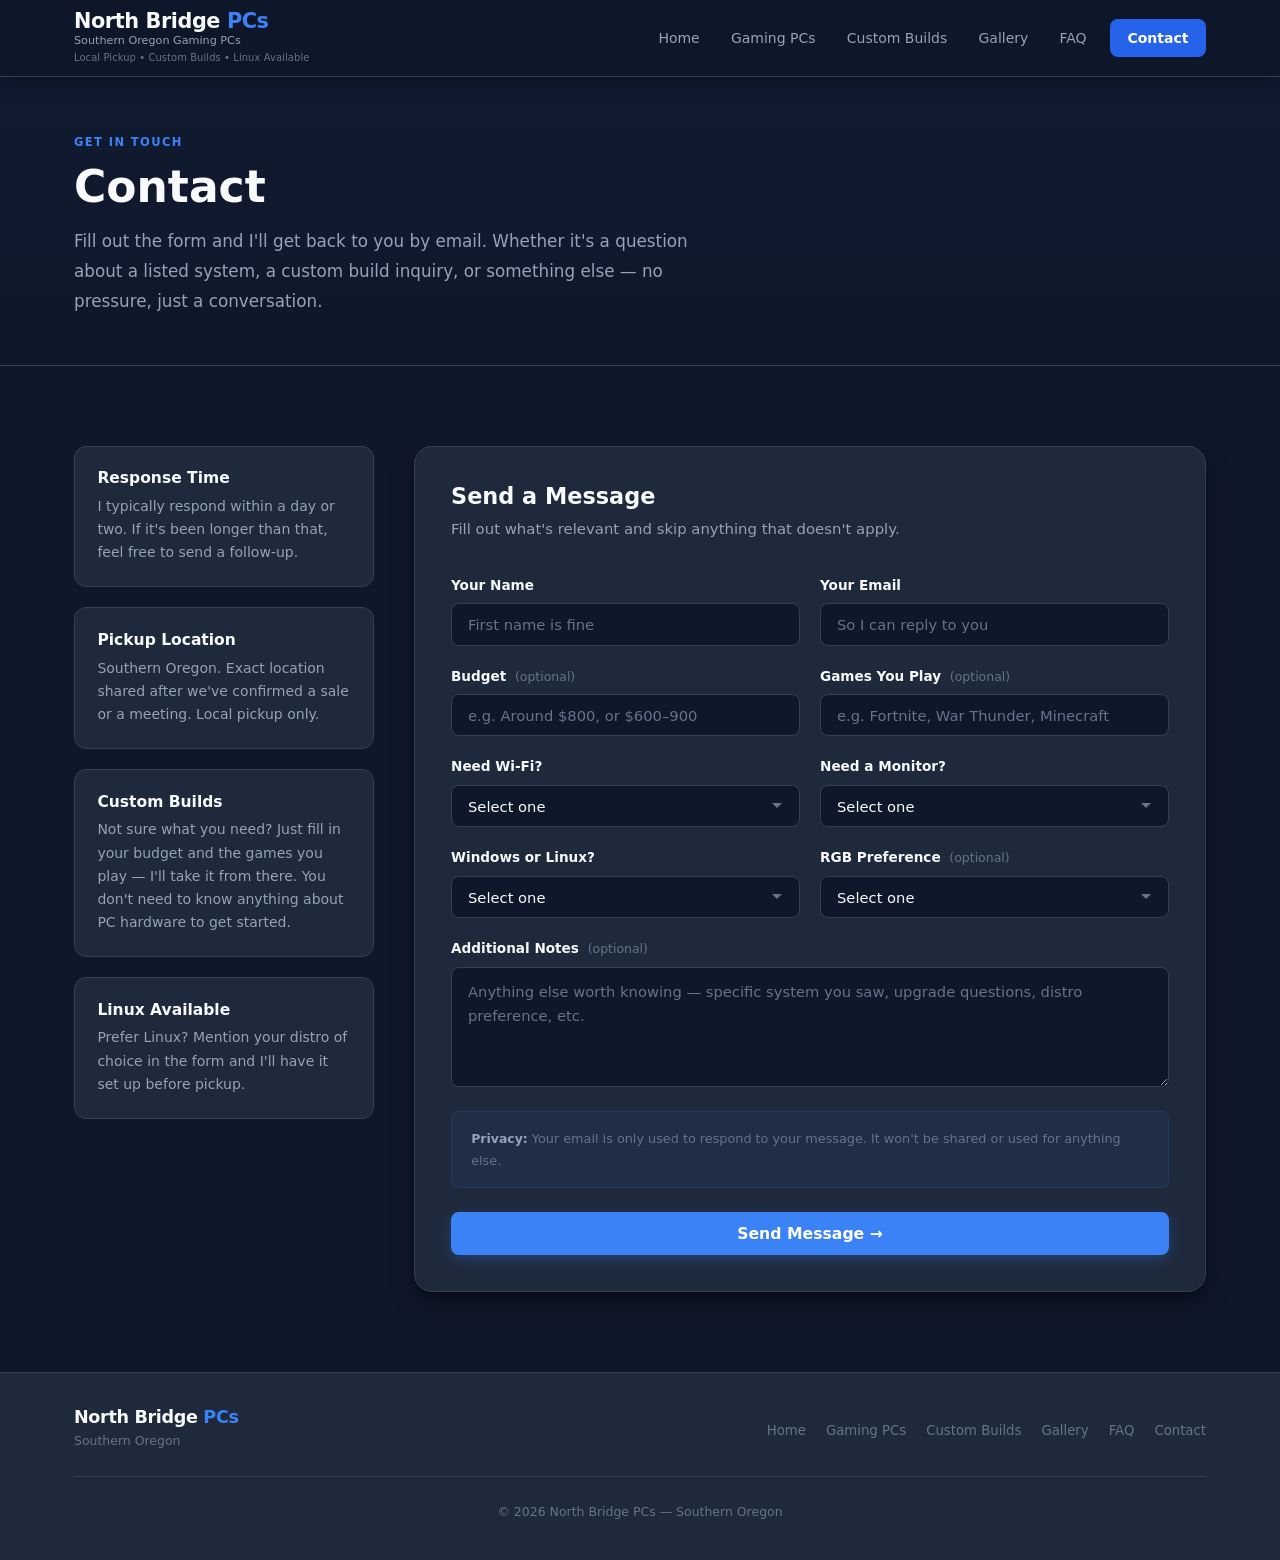
<file: contact.html>
<!DOCTYPE html>
<html lang="en">
<head>
  <meta charset="UTF-8">
  <meta name="viewport" content="width=device-width, initial-scale=1.0">
  <meta name="description" content="Contact North Bridge PCs — ask about a system, start a custom build, or just get a question answered. Southern Oregon.">
  <title>Contact — North Bridge PCs</title>
  <link rel="icon" type="image/x-icon" href="favicon.ico">
<link rel="icon" type="image/png" sizes="32x32" href="favicon-32x32.png">
<link rel="icon" type="image/png" sizes="16x16" href="favicon-16x16.png">
  <link rel="stylesheet" href="css/style.css">
</head>
<body>

  <!-- HEADER -->
  <header class="site-header">
    <div class="header-inner">

      <a href="index.html" class="header-brand">
        <span class="brand-name">North Bridge <span>PCs</span></span>
        <span class="brand-sub">Southern Oregon Gaming PCs</span>
        <span class="brand-tagline">Local Pickup &bull; Custom Builds &bull; Linux Available</span>
      </a>

      <nav class="header-nav" aria-label="Main navigation">
        <a href="index.html"        class="nav-link">Home</a>
        <a href="builds.html"       class="nav-link">Gaming PCs</a>
        <a href="custom-build.html" class="nav-link">Custom Builds</a>
        <a href="gallery.html"      class="nav-link">Gallery</a>
        <a href="faq.html"          class="nav-link">FAQ</a>
        <a href="contact.html"      class="nav-link nav-cta active">Contact</a>
      </nav>

      <button class="hamburger" id="hamburger" aria-label="Open navigation menu" aria-expanded="false">
        <span></span>
        <span></span>
        <span></span>
      </button>
    </div>

    <nav class="mobile-nav" id="mobile-nav" aria-label="Mobile navigation">
      <a href="index.html"        class="nav-link">Home</a>
      <a href="builds.html"       class="nav-link">Gaming PCs</a>
      <a href="custom-build.html" class="nav-link">Custom Builds</a>
      <a href="gallery.html"      class="nav-link">Gallery</a>
      <a href="faq.html"          class="nav-link">FAQ</a>
      <a href="contact.html"      class="nav-link nav-cta active">Contact</a>
    </nav>
  </header>


  <!-- PAGE HERO -->
  <section class="page-hero">
    <div class="container">
      <span class="section-label">Get in Touch</span>
      <h1>Contact</h1>
      <p>
        Fill out the form and I'll get back to you by email.
        Whether it's a question about a listed system, a custom build inquiry,
        or something else — no pressure, just a conversation.
      </p>
    </div>
  </section>


  <!-- CONTACT SECTION -->
  <section class="section">
    <div class="container">
      <div class="contact-layout">


        <!-- LEFT COLUMN: Info cards -->
        <div class="contact-info">

          <div class="contact-info-card">
            <h3>Response Time</h3>
            <p>
              I typically respond within a day or two. If it's been longer than
              that, feel free to send a follow-up.
            </p>
          </div>

          <div class="contact-info-card">
            <h3>Pickup Location</h3>
            <p>
              Southern Oregon. Exact location shared after we've confirmed
              a sale or a meeting. Local pickup only.
            </p>
          </div>

          <div class="contact-info-card">
            <h3>Custom Builds</h3>
            <p>
              Not sure what you need? Just fill in your budget and the games
              you play — I'll take it from there. You don't need to know
              anything about PC hardware to get started.
            </p>
          </div>

          <div class="contact-info-card">
            <h3>Linux Available</h3>
            <p>
              Prefer Linux? Mention your distro of choice in the form and
              I'll have it set up before pickup.
            </p>
          </div>

        </div>


        <!-- RIGHT COLUMN: Contact form -->
        <div class="form-card">

          <h2 style="margin-bottom:0.4rem; font-size:1.4rem;">Send a Message</h2>
          <p style="margin-bottom:2rem; font-size:0.93rem;">
            Fill out what's relevant and skip anything that doesn't apply.
          </p>

          <!--
            ============================================================
            HOW TO SET UP FORMSUBMIT
            ============================================================
            1. Replace YOUR_EMAIL_HERE in the action URL below with
               your actual email address. Example:
               action="https://formsubmit.co/you@gmail.com"

            2. The first time someone submits the form, FormSubmit will
               send a confirmation email to that address. Click the
               confirmation link to activate it.

            3. After that, all form submissions will arrive in your inbox.

            4. OPTIONAL: Update the _next field below to redirect users
               to a thank-you page after they submit. Change the URL to
               your GitHub Pages URL + /contact.html (or a custom page).
               Example:
               value="https://yourusername.github.io/north-bridge-pcs/contact.html?sent=true"

            5. The _honey field is a spam trap — leave it exactly as-is.
               Bots fill it in; real users don't. FormSubmit discards any
               submission where that field has a value.
            ============================================================
          -->

          <form
  action="https://formsubmit.co/jacobskrove@gmail.com"
  method="POST"
  id="contact-form"
>
  <!-- FormSubmit configuration -->
  <input type="hidden" name="_subject"  value="New inquiry — North Bridge PCs">
  <input type="hidden" name="_captcha"  value="false">
  <input type="hidden" name="_template" value="table">
  <input type="hidden" name="_next"     value="https://pcman369.github.io/North-Bridge-PCs/contact.html?sent=true">

  <!-- Honeypot spam trap -->
  <input type="text" name="_honey" class="form-honeypot" tabindex="-1" autocomplete="off">

  <!-- SIMPLIFIED FORM (shown when arriving from a build card) -->
  <div id="form-simple" style="display:none;">
    <p style="font-size:0.9rem; color:var(--muted); margin-bottom:1.75rem; padding:0.85rem 1rem; background:rgba(59,130,246,0.07); border:1px solid rgba(59,130,246,0.18); border-radius:8px;">
      Asking about: <strong id="system-name" style="color:var(--text);"></strong>
    </p>
    <input type="hidden" name="system_inquiry" id="system-field">

    <div class="form-grid">

      <div class="form-group">
        <label class="form-label" for="name-simple">Your Name</label>
        <input type="text" id="name-simple" name="name" class="form-input" placeholder="First name is fine" required autocomplete="name">
      </div>

      <div class="form-group">
        <label class="form-label" for="email-simple">Your Email</label>
        <input type="email" id="email-simple" name="email" class="form-input" placeholder="So I can reply to you" required autocomplete="email">
      </div>

      <div class="form-group full">
        <label class="form-label" for="os-simple">Windows or Linux?</label>
        <select id="os-simple" name="operating_system" class="form-select">
          <option value="" disabled selected>Select one</option>
          <option value="Windows">Windows</option>
          <option value="Linux">Linux</option>
          <option value="Open to either">Open to either</option>
          <option value="Not sure">Not sure</option>
        </select>
      </div>

      <div class="form-group full">
        <label class="form-label" for="notes-simple">
          Anything else you want me to know? <span class="optional">(optional)</span>
        </label>
        <textarea id="notes-simple" name="additional_notes" class="form-textarea" placeholder="Questions, preferences, anything at all..."></textarea>
      </div>

      <div class="form-privacy full">
        <p><strong>Privacy:</strong> Your email is only used to respond to your message. It won't be shared or used for anything else.</p>
      </div>

    </div>
  </div>

  <!-- FULL FORM (shown for general/custom build inquiries) -->
  <div id="form-full">
    <div class="form-grid">

      <div class="form-group">
        <label class="form-label" for="name">Your Name</label>
        <input type="text" id="name" name="name" class="form-input" placeholder="First name is fine" required autocomplete="name">
      </div>

      <div class="form-group">
        <label class="form-label" for="email">Your Email</label>
        <input type="email" id="email" name="email" class="form-input" placeholder="So I can reply to you" required autocomplete="email">
      </div>

      <div class="form-group">
        <label class="form-label" for="budget">Budget <span class="optional">(optional)</span></label>
        <input type="text" id="budget" name="budget" class="form-input" placeholder="e.g. Around $800, or $600–900">
      </div>

      <div class="form-group">
        <label class="form-label" for="games">Games You Play <span class="optional">(optional)</span></label>
        <input type="text" id="games" name="games_played" class="form-input" placeholder="e.g. Fortnite, War Thunder, Minecraft">
      </div>

      <div class="form-group">
        <label class="form-label" for="wifi">Need Wi-Fi?</label>
        <select id="wifi" name="need_wifi" class="form-select">
          <option value="" disabled selected>Select one</option>
          <option value="Yes — needs Wi-Fi">Yes — needs Wi-Fi</option>
          <option value="No — I'll use ethernet">No — I'll use ethernet</option>
          <option value="Not sure yet">Not sure yet</option>
        </select>
      </div>

      <div class="form-group">
        <label class="form-label" for="monitor">Need a Monitor?</label>
        <select id="monitor" name="need_monitor" class="form-select">
          <option value="" disabled selected>Select one</option>
          <option value="Yes — looking for a monitor too">Yes — looking for a monitor too</option>
          <option value="No — already have one">No — already have one</option>
          <option value="Not sure">Not sure</option>
        </select>
      </div>

      <div class="form-group">
        <label class="form-label" for="os">Windows or Linux?</label>
        <select id="os" name="operating_system" class="form-select">
          <option value="" disabled selected>Select one</option>
          <option value="Windows">Windows</option>
          <option value="Linux">Linux</option>
          <option value="Open to either">Open to either</option>
          <option value="Not sure">Not sure</option>
        </select>
      </div>

      <div class="form-group">
        <label class="form-label" for="rgb">RGB Preference <span class="optional">(optional)</span></label>
        <select id="rgb" name="rgb_preference" class="form-select">
          <option value="" disabled selected>Select one</option>
          <option value="None — clean look">None — clean look</option>
          <option value="A little is fine">A little is fine</option>
          <option value="More the better">More the better</option>
          <option value="Don't care">Don't care</option>
        </select>
      </div>

      <div class="form-group full">
        <label class="form-label" for="notes">Additional Notes <span class="optional">(optional)</span></label>
        <textarea id="notes" name="additional_notes" class="form-textarea" placeholder="Anything else worth knowing — specific system you saw, upgrade questions, distro preference, etc."></textarea>
      </div>

      <div class="form-privacy full">
        <p><strong>Privacy:</strong> Your email is only used to respond to your message. It won't be shared or used for anything else.</p>
      </div>

    </div>
  </div>

  <div style="margin-top:1.5rem;">
    <button type="submit" class="btn btn-primary btn-lg" style="width:100%; justify-content:center;">
      Send Message →
    </button>
  </div>

</form>

        </div><!-- /.form-card -->

      </div><!-- /.contact-layout -->
    </div>
  </section>


  <!-- FOOTER -->
  <footer class="site-footer">
    <div class="container">
      <div class="footer-inner">
        <div class="footer-brand">
          <div class="brand-name">North Bridge <span style="color:var(--accent);">PCs</span></div>
          <p>Southern Oregon</p>
        </div>
        <div class="footer-links">
          <a href="index.html">Home</a>
          <a href="builds.html">Gaming PCs</a>
          <a href="custom-build.html">Custom Builds</a>
          <a href="gallery.html">Gallery</a>
          <a href="faq.html">FAQ</a>
          <a href="contact.html">Contact</a>
        </div>
      </div>
      <div class="footer-copy">
        <p>&copy; 2026 North Bridge PCs &mdash; Southern Oregon</p>
      </div>
    </div>
  </footer>


  <script>
  // Mobile nav toggle
  (function () {
    const hamburger = document.getElementById('hamburger');
    const mobileNav = document.getElementById('mobile-nav');
    hamburger.addEventListener('click', function () {
      const isOpen = hamburger.classList.toggle('open');
      mobileNav.classList.toggle('open', isOpen);
      hamburger.setAttribute('aria-expanded', isOpen);
    });
    mobileNav.querySelectorAll('.nav-link').forEach(function (link) {
      link.addEventListener('click', function () {
        hamburger.classList.remove('open');
        mobileNav.classList.remove('open');
        hamburger.setAttribute('aria-expanded', 'false');
      });
    });
  })();

  // Show thank-you message after submission
  (function () {
    if (window.location.search.indexOf('sent=true') !== -1) {
      const form = document.getElementById('contact-form');
      if (form) {
        form.innerHTML = `
          <div style="text-align:center; padding:3rem 1rem;">
            <div style="font-size:3rem; margin-bottom:1.25rem;">✅</div>
            <h3 style="margin-bottom:0.75rem; font-size:1.3rem;">Message Sent</h3>
            <p style="font-size:1rem; max-width:420px; margin:0 auto 2rem;">
              Thanks for reaching out. I'll get back to you by email within a day or two.
            </p>
            <a href="index.html" class="btn btn-secondary">Back to Home</a>
          </div>
        `;
      }
    }
  })();

  // Switch between simple and full form based on URL parameter
(function () {
  const params     = new URLSearchParams(window.location.search);
  const system     = params.get('system');
  const formSimple = document.getElementById('form-simple');
  const formFull   = document.getElementById('form-full');

  function disableInputs(container) {
    container.querySelectorAll('input, select, textarea').forEach(function (el) {
      el.disabled = true;
    });
  }

  function enableInputs(container) {
    container.querySelectorAll('input, select, textarea').forEach(function (el) {
      el.disabled = false;
    });
  }

  if (system) {
    formSimple.style.display = 'block';
    formFull.style.display   = 'none';
    document.getElementById('system-name').textContent = system;
    document.getElementById('system-field').value      = system;
    enableInputs(formSimple);
    disableInputs(formFull);
  } else {
    formSimple.style.display = 'none';
    formFull.style.display   = 'block';
    disableInputs(formSimple);
    enableInputs(formFull);
  }
})();
</script>

  <!-- Back to Top Button -->
<button class="back-to-top" id="back-to-top" aria-label="Back to top">↑</button>
<script>
  (function () {
    const btn = document.getElementById('back-to-top');
    window.addEventListener('scroll', function () {
      btn.classList.toggle('visible', window.scrollY > 400);
    });
    btn.addEventListener('click', function () {
      window.scrollTo({ top: 0, behavior: 'smooth' });
    });
  })();
</script>

</body>
</html>
</file>
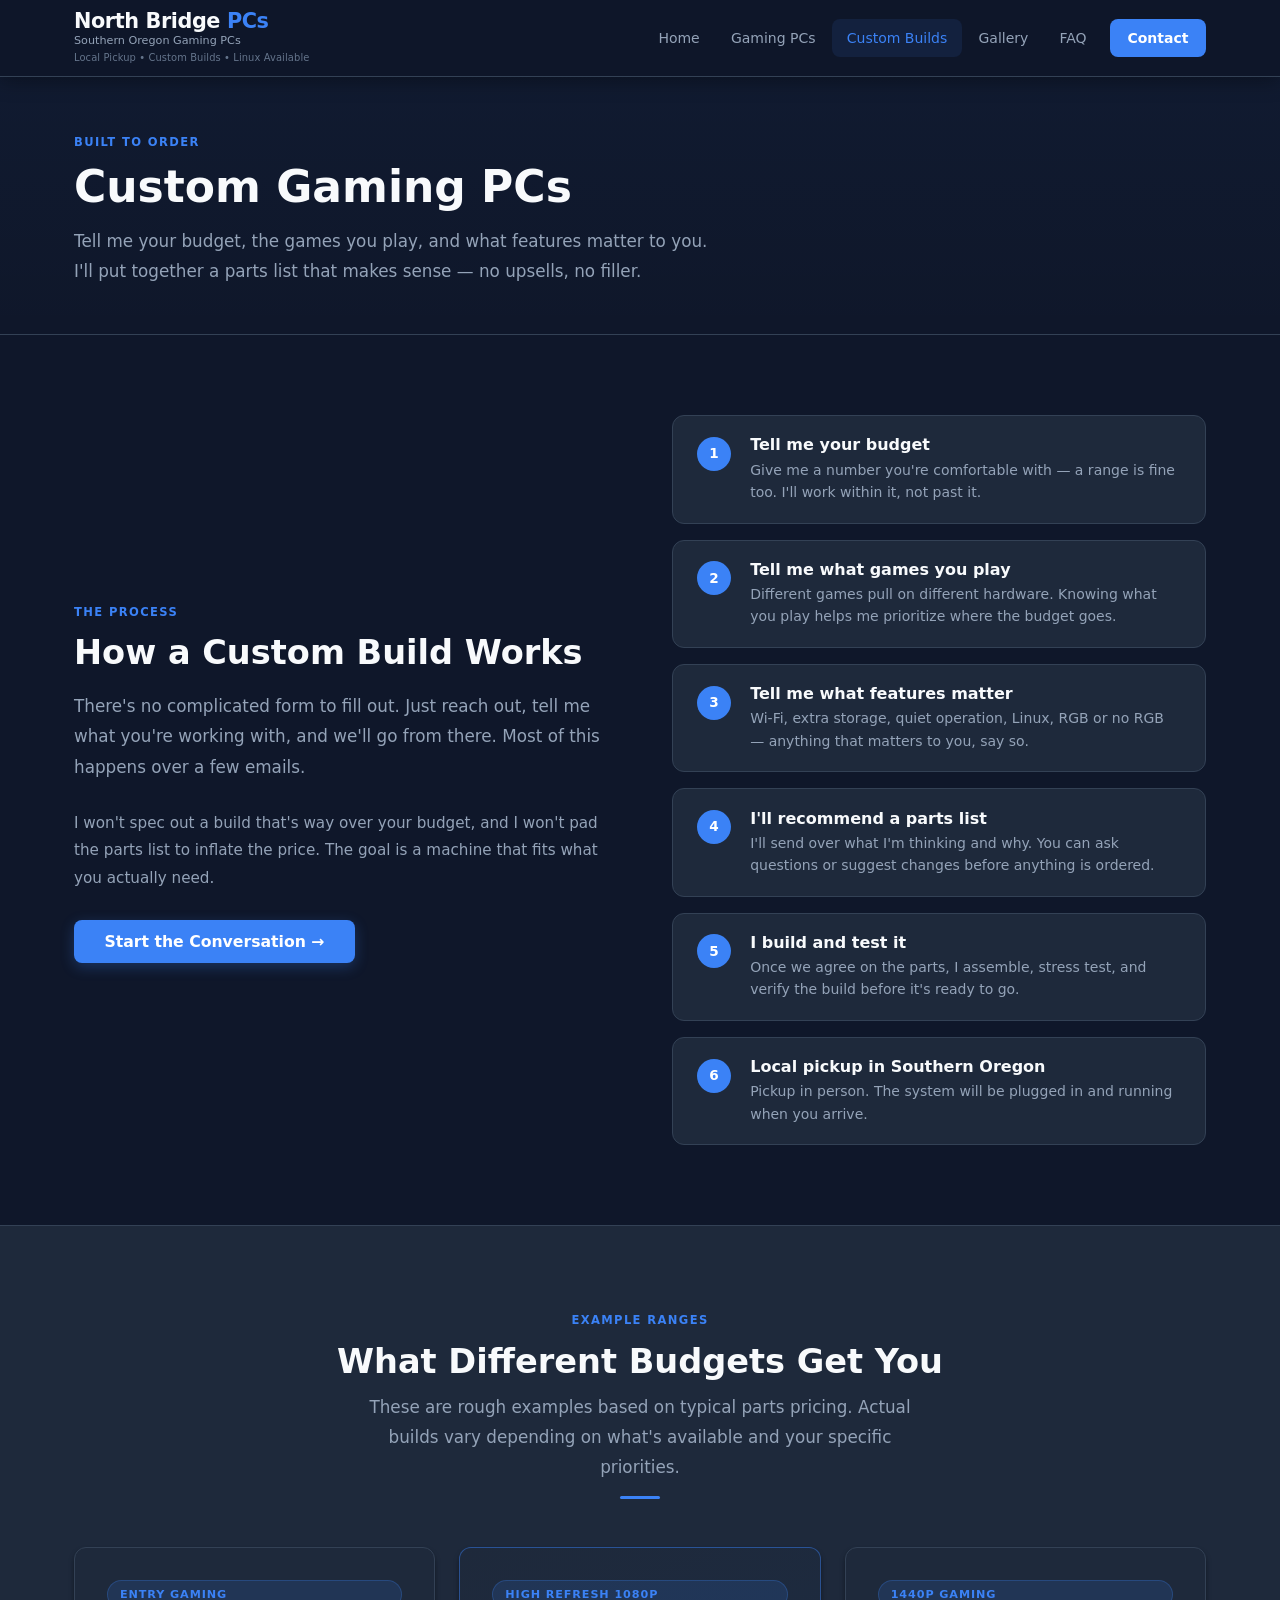
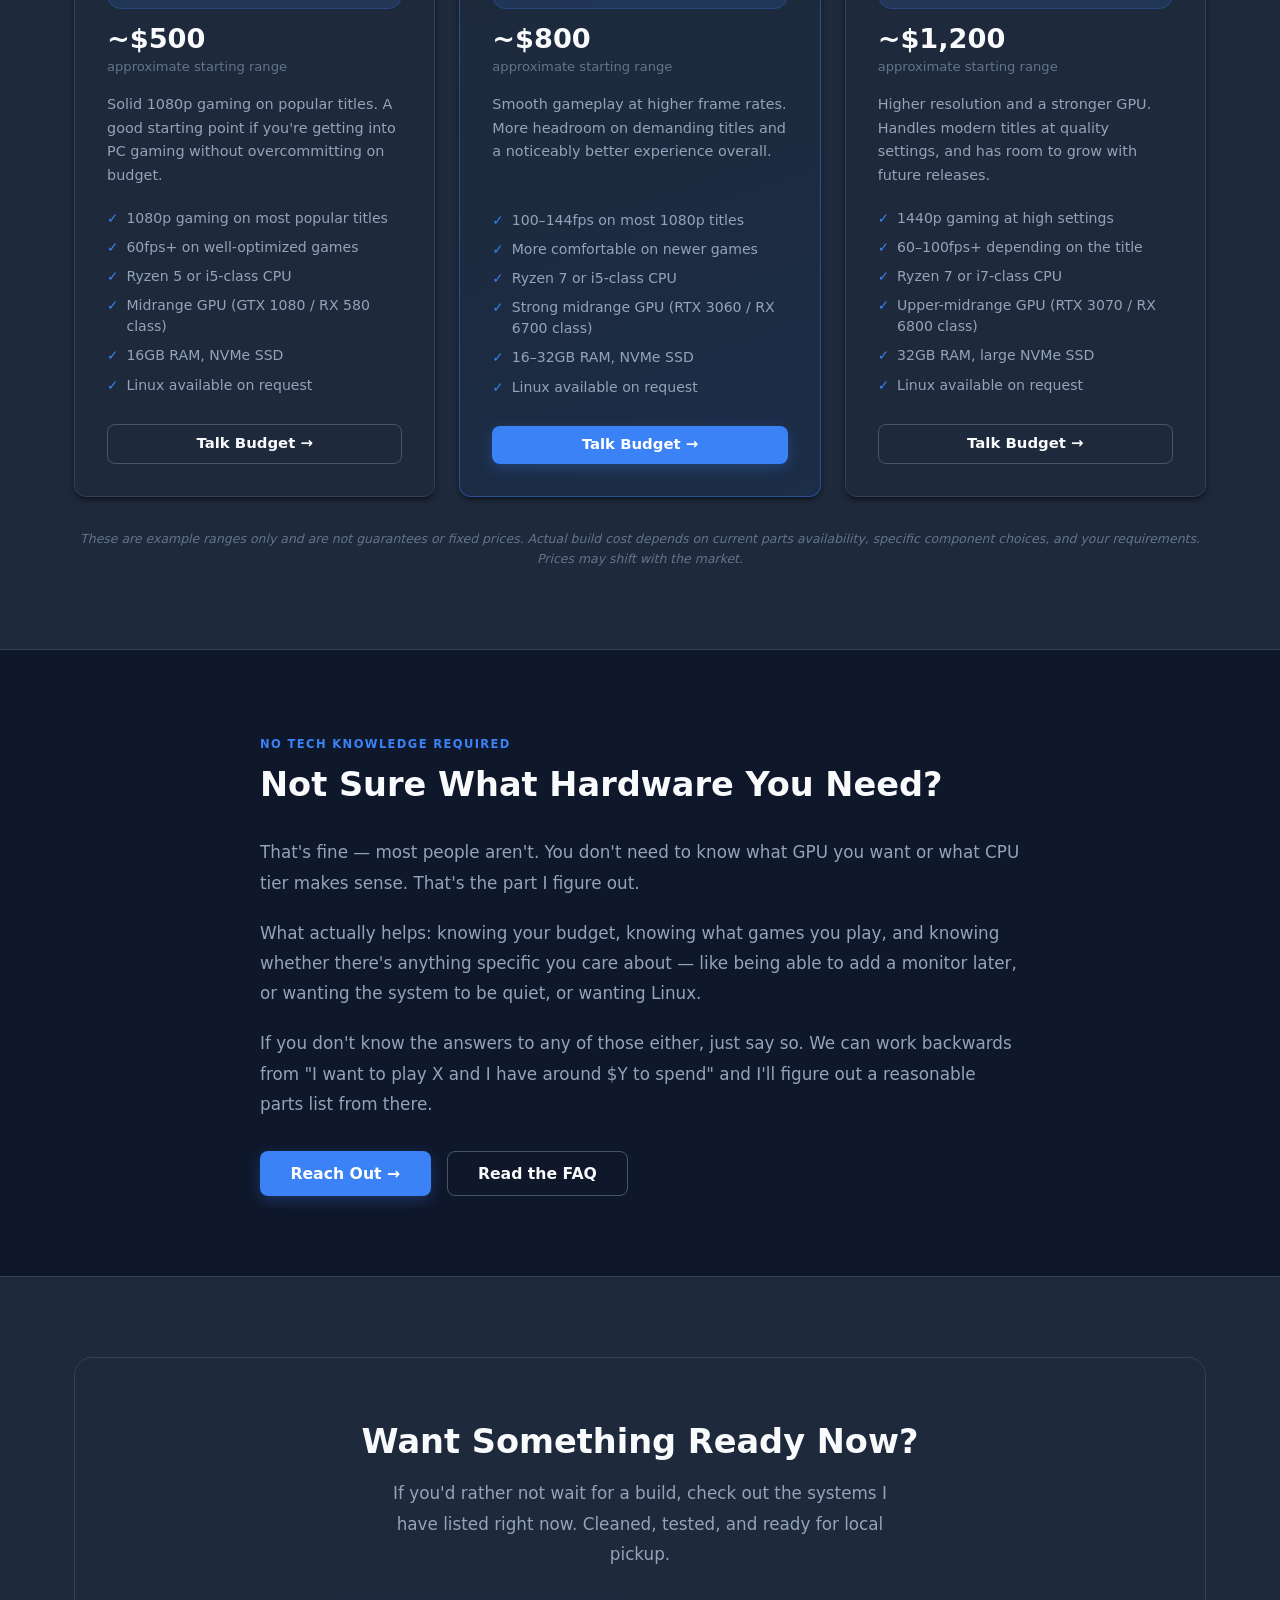
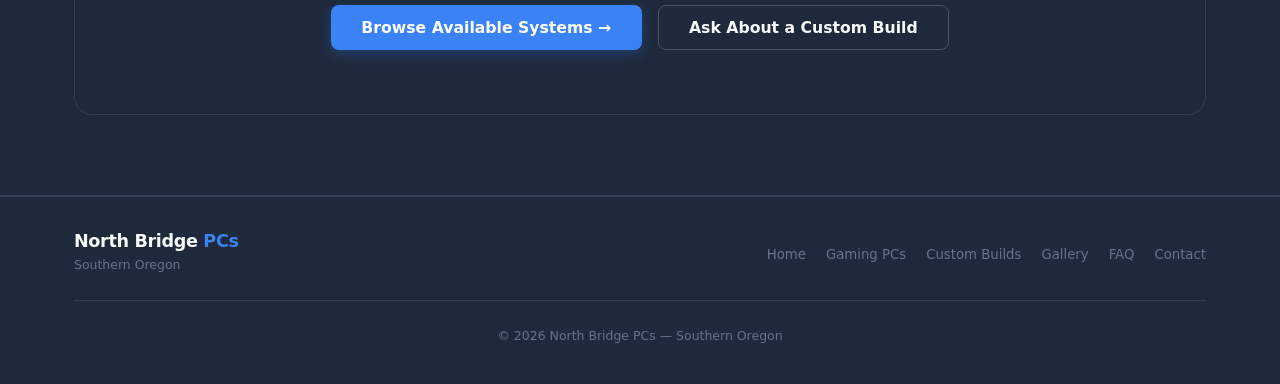
<file: custom-build.html>
<!DOCTYPE html>
<html lang="en">
<head>
  <meta charset="UTF-8">
  <meta name="viewport" content="width=device-width, initial-scale=1.0">
  <meta name="description" content="Custom gaming PC builds in Southern Oregon. Tell me your budget and what you play — I'll put together a parts list that makes sense.">
  <title>Custom Builds — North Bridge PCs</title>
  <link rel="icon" type="image/x-icon" href="favicon.ico">
<link rel="icon" type="image/png" sizes="32x32" href="favicon-32x32.png">
<link rel="icon" type="image/png" sizes="16x16" href="favicon-16x16.png">
  <link rel="stylesheet" href="css/style.css">
</head>
<body>

  <!-- HEADER -->
  <header class="site-header">
    <div class="header-inner">

      <a href="index.html" class="header-brand">
        <span class="brand-name">North Bridge <span>PCs</span></span>
        <span class="brand-sub">Southern Oregon Gaming PCs</span>
        <span class="brand-tagline">Local Pickup &bull; Custom Builds &bull; Linux Available</span>
      </a>

      <nav class="header-nav" aria-label="Main navigation">
        <a href="index.html"        class="nav-link">Home</a>
        <a href="builds.html"       class="nav-link">Gaming PCs</a>
        <a href="custom-build.html" class="nav-link active">Custom Builds</a>
        <a href="gallery.html"      class="nav-link">Gallery</a>
        <a href="faq.html"          class="nav-link">FAQ</a>
        <a href="contact.html"      class="nav-link nav-cta">Contact</a>
      </nav>

      <button class="hamburger" id="hamburger" aria-label="Open navigation menu" aria-expanded="false">
        <span></span>
        <span></span>
        <span></span>
      </button>
    </div>

    <nav class="mobile-nav" id="mobile-nav" aria-label="Mobile navigation">
      <a href="index.html"        class="nav-link">Home</a>
      <a href="builds.html"       class="nav-link">Gaming PCs</a>
      <a href="custom-build.html" class="nav-link active">Custom Builds</a>
      <a href="gallery.html"      class="nav-link">Gallery</a>
      <a href="faq.html"          class="nav-link">FAQ</a>
      <a href="contact.html"      class="nav-link nav-cta">Contact</a>
    </nav>
  </header>


  <!-- PAGE HERO -->
  <section class="page-hero">
    <div class="container">
      <span class="section-label">Built to Order</span>
      <h1>Custom Gaming PCs</h1>
      <p>
        Tell me your budget, the games you play, and what features matter to you.
        I'll put together a parts list that makes sense — no upsells, no filler.
      </p>
    </div>
  </section>


  <!-- ============================================================
       HOW IT WORKS — 6-step process
       ============================================================ -->
  <section class="section">
    <div class="container">
      <div class="two-col center">

        <!-- Left: section intro -->
        <div>
          <span class="section-label">The Process</span>
          <h2 style="margin-bottom:1.1rem;">How a Custom Build Works</h2>
          <p style="font-size:1.05rem; line-height:1.8; margin-bottom:1.75rem;">
            There's no complicated form to fill out. Just reach out, tell me what you're
            working with, and we'll go from there. Most of this happens over a few emails.
          </p>
          <p style="font-size:0.95rem; line-height:1.8; margin-bottom:1.75rem;">
            I won't spec out a build that's way over your budget, and I won't pad the parts
            list to inflate the price. The goal is a machine that fits what you actually need.
          </p>
          <a href="contact.html" class="btn btn-primary btn-lg">Start the Conversation →</a>
        </div>

        <!-- Right: numbered process list -->
        <div class="process-list">

          <div class="process-list-item">
            <div class="pl-num">1</div>
            <div class="pl-content">
              <h4>Tell me your budget</h4>
              <p>Give me a number you're comfortable with — a range is fine too. I'll work within it, not past it.</p>
            </div>
          </div>

          <div class="process-list-item">
            <div class="pl-num">2</div>
            <div class="pl-content">
              <h4>Tell me what games you play</h4>
              <p>Different games pull on different hardware. Knowing what you play helps me prioritize where the budget goes.</p>
            </div>
          </div>

          <div class="process-list-item">
            <div class="pl-num">3</div>
            <div class="pl-content">
              <h4>Tell me what features matter</h4>
              <p>Wi-Fi, extra storage, quiet operation, Linux, RGB or no RGB — anything that matters to you, say so.</p>
            </div>
          </div>

          <div class="process-list-item">
            <div class="pl-num">4</div>
            <div class="pl-content">
              <h4>I'll recommend a parts list</h4>
              <p>I'll send over what I'm thinking and why. You can ask questions or suggest changes before anything is ordered.</p>
            </div>
          </div>

          <div class="process-list-item">
            <div class="pl-num">5</div>
            <div class="pl-content">
              <h4>I build and test it</h4>
              <p>Once we agree on the parts, I assemble, stress test, and verify the build before it's ready to go.</p>
            </div>
          </div>

          <div class="process-list-item">
            <div class="pl-num">6</div>
            <div class="pl-content">
              <h4>Local pickup in Southern Oregon</h4>
              <p>Pickup in person. The system will be plugged in and running when you arrive.</p>
            </div>
          </div>

        </div>
      </div>
    </div>
  </section>


  <!-- ============================================================
       EXAMPLE TIERS
       These are examples only — not fixed prices or guarantees.
       ============================================================ -->
  <section class="section section-alt">
    <div class="container">

      <div class="section-header">
        <span class="section-label">Example Ranges</span>
        <h2>What Different Budgets Get You</h2>
        <p>
          These are rough examples based on typical parts pricing.
          Actual builds vary depending on what's available and your specific priorities.
        </p>
        <div class="accent-line"></div>
      </div>

      <div class="grid-3">

        <!-- TIER 1: Entry -->
        <div class="tier-card">
          <div class="tier-badge">Entry Gaming</div>
          <div class="tier-price">~$500</div>
          <div class="tier-price-label">approximate starting range</div>
          <p class="tier-desc">
            Solid 1080p gaming on popular titles. A good starting point if you're
            getting into PC gaming without overcommitting on budget.
          </p>
          <ul class="tier-features">
            <li>1080p gaming on most popular titles</li>
            <li>60fps+ on well-optimized games</li>
            <li>Ryzen 5 or i5-class CPU</li>
            <li>Midrange GPU (GTX 1080 / RX 580 class)</li>
            <li>16GB RAM, NVMe SSD</li>
            <li>Linux available on request</li>
          </ul>
          <a href="contact.html" class="btn btn-secondary" style="width:100%; justify-content:center;">Talk Budget →</a>
        </div>

        <!-- TIER 2: Mid (featured) -->
        <div class="tier-card featured">
          <div class="tier-badge">High Refresh 1080p</div>
          <div class="tier-price">~$800</div>
          <div class="tier-price-label">approximate starting range</div>
          <p class="tier-desc">
            Smooth gameplay at higher frame rates. More headroom on demanding titles
            and a noticeably better experience overall.
          </p>
          <ul class="tier-features">
            <li>100–144fps on most 1080p titles</li>
            <li>More comfortable on newer games</li>
            <li>Ryzen 7 or i5-class CPU</li>
            <li>Strong midrange GPU (RTX 3060 / RX 6700 class)</li>
            <li>16–32GB RAM, NVMe SSD</li>
            <li>Linux available on request</li>
          </ul>
          <a href="contact.html" class="btn btn-primary" style="width:100%; justify-content:center;">Talk Budget →</a>
        </div>

        <!-- TIER 3: Upper mid -->
        <div class="tier-card">
          <div class="tier-badge">1440p Gaming</div>
          <div class="tier-price">~$1,200</div>
          <div class="tier-price-label">approximate starting range</div>
          <p class="tier-desc">
            Higher resolution and a stronger GPU. Handles modern titles at quality
            settings, and has room to grow with future releases.
          </p>
          <ul class="tier-features">
            <li>1440p gaming at high settings</li>
            <li>60–100fps+ depending on the title</li>
            <li>Ryzen 7 or i7-class CPU</li>
            <li>Upper-midrange GPU (RTX 3070 / RX 6800 class)</li>
            <li>32GB RAM, large NVMe SSD</li>
            <li>Linux available on request</li>
          </ul>
          <a href="contact.html" class="btn btn-secondary" style="width:100%; justify-content:center;">Talk Budget →</a>
        </div>

      </div>

      <p class="disclaimer">
        These are example ranges only and are not guarantees or fixed prices.
        Actual build cost depends on current parts availability, specific component choices,
        and your requirements. Prices may shift with the market.
      </p>

    </div>
  </section>


  <!-- ============================================================
       NOT SURE WHAT YOU NEED?
       ============================================================ -->
  <section class="section">
    <div class="container">
      <div style="max-width:760px; margin:0 auto;">

        <div class="section-header" style="text-align:left; margin-bottom:2rem;">
          <span class="section-label">No Tech Knowledge Required</span>
          <h2 style="margin-bottom:1rem;">Not Sure What Hardware You Need?</h2>
        </div>

        <p style="font-size:1.05rem; line-height:1.8; margin-bottom:1.25rem;">
          That's fine — most people aren't. You don't need to know what GPU you want
          or what CPU tier makes sense. That's the part I figure out.
        </p>

        <p style="font-size:1.05rem; line-height:1.8; margin-bottom:1.25rem;">
          What actually helps: knowing your budget, knowing what games you play, and knowing
          whether there's anything specific you care about — like being able to add a monitor
          later, or wanting the system to be quiet, or wanting Linux.
        </p>

        <p style="font-size:1.05rem; line-height:1.8; margin-bottom:2rem;">
          If you don't know the answers to any of those either, just say so.
          We can work backwards from "I want to play X and I have around $Y to spend"
          and I'll figure out a reasonable parts list from there.
        </p>

        <div style="display:flex; gap:1rem; flex-wrap:wrap;">
          <a href="contact.html" class="btn btn-primary btn-lg">Reach Out →</a>
          <a href="faq.html"     class="btn btn-secondary btn-lg">Read the FAQ</a>
        </div>

      </div>
    </div>
  </section>


  <!-- ALSO CONSIDER: PREBUILT SECTION CTA -->
  <section class="section section-alt">
    <div class="container">
      <div class="cta-box">
        <h2>Want Something Ready Now?</h2>
        <p>
          If you'd rather not wait for a build, check out the systems I have listed right now.
          Cleaned, tested, and ready for local pickup.
        </p>
        <div class="btn-group">
          <a href="builds.html"   class="btn btn-primary btn-lg">Browse Available Systems →</a>
          <a href="contact.html"  class="btn btn-secondary btn-lg">Ask About a Custom Build</a>
        </div>
      </div>
    </div>
  </section>


  <!-- FOOTER -->
  <footer class="site-footer">
    <div class="container">
      <div class="footer-inner">
        <div class="footer-brand">
          <div class="brand-name">North Bridge <span style="color:var(--accent);">PCs</span></div>
          <p>Southern Oregon</p>
        </div>
        <div class="footer-links">
          <a href="index.html">Home</a>
          <a href="builds.html">Gaming PCs</a>
          <a href="custom-build.html">Custom Builds</a>
          <a href="gallery.html">Gallery</a>
          <a href="faq.html">FAQ</a>
          <a href="contact.html">Contact</a>
        </div>
      </div>
      <div class="footer-copy">
        <p>&copy; 2026 North Bridge PCs &mdash; Southern Oregon</p>
      </div>
    </div>
  </footer>


  <script>
    // Mobile nav toggle
    (function () {
      const hamburger = document.getElementById('hamburger');
      const mobileNav = document.getElementById('mobile-nav');

      hamburger.addEventListener('click', function () {
        const isOpen = hamburger.classList.toggle('open');
        mobileNav.classList.toggle('open', isOpen);
        hamburger.setAttribute('aria-expanded', isOpen);
      });

      mobileNav.querySelectorAll('.nav-link').forEach(function (link) {
        link.addEventListener('click', function () {
          hamburger.classList.remove('open');
          mobileNav.classList.remove('open');
          hamburger.setAttribute('aria-expanded', 'false');
        });
      });
    })();
  </script>

</body>
</html>
</file>
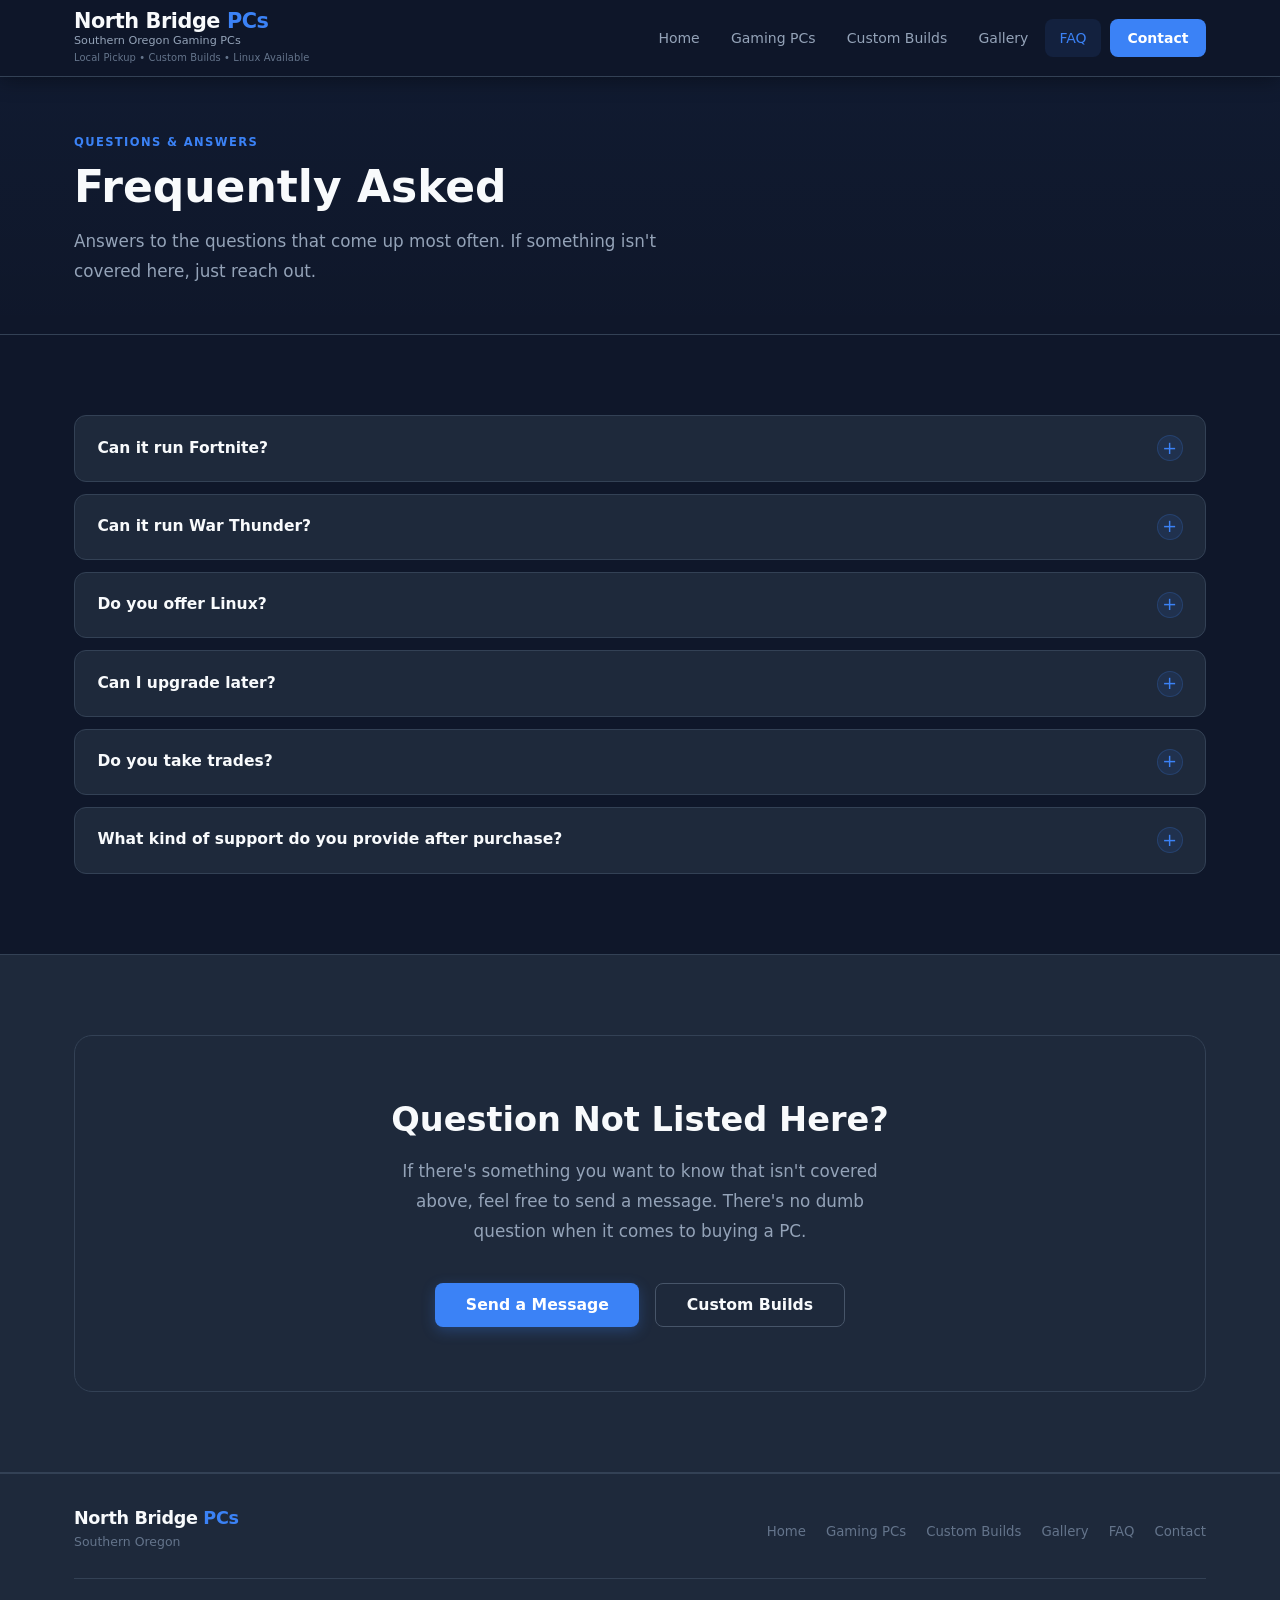
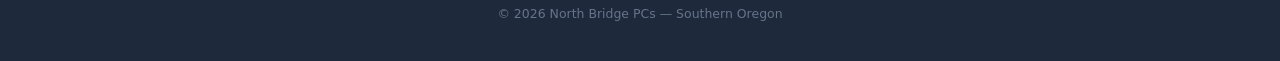
<file: faq.html>
<!DOCTYPE html>
<html lang="en">
<head>
  <meta charset="UTF-8">
  <meta name="viewport" content="width=device-width, initial-scale=1.0">
  <meta name="description" content="Frequently asked questions about North Bridge PCs — gaming PCs, Linux, custom builds, support, and more.">
  <meta name="keywords" content="gaming PC Southern Oregon, custom gaming PC, gaming computer for sale, local PC builder, Grants Pass gaming PC">
<meta name="geo.region" content="US-OR">
<meta name="geo.placename" content="Southern Oregon">
  <title>FAQ — North Bridge PCs</title>
  <link rel="icon" type="image/x-icon" href="favicon.ico">
<link rel="icon" type="image/png" sizes="32x32" href="favicon-32x32.png">
<link rel="icon" type="image/png" sizes="16x16" href="favicon-16x16.png">
  <link rel="stylesheet" href="css/style.css">
</head>
<body>

  <!-- HEADER -->
  <header class="site-header">
    <div class="header-inner">

      <a href="index.html" class="header-brand">
        <span class="brand-name">North Bridge <span>PCs</span></span>
        <span class="brand-sub">Southern Oregon Gaming PCs</span>
        <span class="brand-tagline">Local Pickup &bull; Custom Builds &bull; Linux Available</span>
      </a>

      <nav class="header-nav" aria-label="Main navigation">
        <a href="index.html"        class="nav-link">Home</a>
        <a href="builds.html"       class="nav-link">Gaming PCs</a>
        <a href="custom-build.html" class="nav-link">Custom Builds</a>
        <a href="gallery.html"      class="nav-link">Gallery</a>
        <a href="faq.html"          class="nav-link active">FAQ</a>
        <a href="contact.html"      class="nav-link nav-cta">Contact</a>
      </nav>

      <button class="hamburger" id="hamburger" aria-label="Open navigation menu" aria-expanded="false">
        <span></span>
        <span></span>
        <span></span>
      </button>
    </div>

    <nav class="mobile-nav" id="mobile-nav" aria-label="Mobile navigation">
      <a href="index.html"        class="nav-link">Home</a>
      <a href="builds.html"       class="nav-link">Gaming PCs</a>
      <a href="custom-build.html" class="nav-link">Custom Builds</a>
      <a href="gallery.html"      class="nav-link">Gallery</a>
      <a href="faq.html"          class="nav-link active">FAQ</a>
      <a href="contact.html"      class="nav-link nav-cta">Contact</a>
    </nav>
  </header>


  <!-- PAGE HERO -->
  <section class="page-hero">
    <div class="container">
      <span class="section-label">Questions &amp; Answers</span>
      <h1>Frequently Asked</h1>
      <p>
        Answers to the questions that come up most often.
        If something isn't covered here, just reach out.
      </p>
    </div>
  </section>


  <!-- ============================================================
       FAQ ACCORDION
       All 6 questions with full answers.
       ============================================================ -->
  <section class="section">
    <div class="container">

      <div class="faq-list full-width" id="faq-main">

        <!-- --------------------------------------------------------
             QUESTION 1: Can it run Fortnite?
             -------------------------------------------------------- -->
        <div class="faq-item">
          <div class="faq-question">
            <h3>Can it run Fortnite?</h3>
            <div class="faq-icon">+</div>
          </div>
          <div class="faq-answer">
            <div class="faq-answer-inner">
              <p>
                Yes — every system I sell is capable of running Fortnite. Entry-level builds
                will handle it comfortably at 1080p on medium settings, usually hitting well
                above 60fps. Mid-range systems push higher frame rates and can handle Epic
                settings without breaking a sweat. High-end builds run it at 1440p or push
                for very high frame rates on 1080p.
              </p>
              <p style="margin-top:0.75rem;">
                Each listing includes estimated performance numbers for common titles, so you
                can get a sense of what to expect before buying. Keep in mind that Fortnite's
                performance varies a lot by mode (zero build vs. standard), chapter updates,
                and the settings you choose.
              </p>
            </div>
          </div>
        </div>

        <!-- --------------------------------------------------------
             QUESTION 2: Can it run War Thunder?
             -------------------------------------------------------- -->
        <div class="faq-item">
          <div class="faq-question">
            <h3>Can it run War Thunder?</h3>
            <div class="faq-icon">+</div>
          </div>
          <div class="faq-answer">
            <div class="faq-answer-inner">
              <p>
                Yes. War Thunder runs well on all the systems I sell. It's worth knowing that
                the game leans heavier on CPU in ground battles (especially with lots of players
                on screen), so builds with stronger CPUs tend to do better in those scenarios.
                Air battles are generally easier to run.
              </p>
              <p style="margin-top:0.75rem;">
                Performance estimates on each listing reflect typical gameplay, not just the
                best-case scenario. If War Thunder is your main game, mention it when you reach
                out — I'll make sure the build makes sense for it specifically.
              </p>
            </div>
          </div>
        </div>

        <!-- --------------------------------------------------------
             QUESTION 3: Do you offer Linux?
             -------------------------------------------------------- -->
        <div class="faq-item">
          <div class="faq-question">
            <h3>Do you offer Linux?</h3>
            <div class="faq-icon">+</div>
          </div>
          <div class="faq-answer">
            <div class="faq-answer-inner">
              <p>
                Yes. Linux installation is available on request at no extra charge. If you
                have a preferred distribution — Ubuntu, Fedora, Pop!_OS, Linux Mint, Arch,
                or something else — just mention it when you reach out and I'll set it up
                before pickup.
              </p>
              <p style="margin-top:0.75rem;">
                If you're not sure which distro to go with, I'm happy to suggest something
                based on what you're planning to use the machine for. For gaming specifically,
                Pop!_OS and Fedora tend to be solid starting points with good driver support
                out of the box.
              </p>
            </div>
          </div>
        </div>

        <!-- --------------------------------------------------------
             QUESTION 4: Can I upgrade later?
             -------------------------------------------------------- -->
        <div class="faq-item">
          <div class="faq-question">
            <h3>Can I upgrade later?</h3>
            <div class="faq-icon">+</div>
          </div>
          <div class="faq-answer">
            <div class="faq-answer-inner">
              <p>
                In most cases, yes. Standard desktop gaming PCs are designed to be upgraded.
                RAM, storage (adding more drives or swapping the existing one), and GPU are
                usually the easiest things to swap without touching anything else. CPU upgrades
                depend on the motherboard's socket and chipset support, which varies by build.
              </p>
              <p style="margin-top:0.75rem;">
                If upgradeability is important to you — say, you want to add a second SSD later
                or upgrade the GPU in a year or two — mention it when you're asking about a
                system or a custom build. I'll let you know what headroom exists in a specific
                build, and I can factor it in when speccing a custom system.
              </p>
            </div>
          </div>
        </div>

        <!-- --------------------------------------------------------
             QUESTION 5: Do you take trades?
             -------------------------------------------------------- -->
        <div class="faq-item">
          <div class="faq-question">
            <h3>Do you take trades?</h3>
            <div class="faq-icon">+</div>
          </div>
          <div class="faq-answer">
            <div class="faq-answer-inner">
              <p>
                No trades at this time. All sales are straightforward cash or payment at pickup.
                If that changes in the future, I'll update this page.
              </p>
            </div>
          </div>
        </div>

        <!-- --------------------------------------------------------
             QUESTION 6: What kind of support do you provide?
             -------------------------------------------------------- -->
        <div class="faq-item">
          <div class="faq-question">
            <h3>What kind of support do you provide after purchase?</h3>
            <div class="faq-icon">+</div>
          </div>
          <div class="faq-answer">
            <div class="faq-answer-inner">
              <p>
                Basic troubleshooting assistance after purchase, over email. Every system is
                stress tested before it leaves, so the goal is that you never need it — but
                if something isn't working right after you get it home, reach out and I'll do
                my best to help figure out what's going on.
              </p>
              <p style="margin-top:0.75rem;">
                To be clear about what this is: it's a real person helping you troubleshoot
                over email, not a warranty program or a repair service. For straightforward
                issues — a driver problem, a setting that needs adjusting, something not
                behaving the way it should — this usually gets things sorted. For hardware
                failures, I'll help you figure out next steps, but I can't cover physical
                repairs under this.
              </p>
            </div>
          </div>
        </div>

      </div>
    </div>
  </section>


  <!-- CONTACT CTA -->
  <section class="section section-alt">
    <div class="container">
      <div class="cta-box">
        <h2>Question Not Listed Here?</h2>
        <p>
          If there's something you want to know that isn't covered above,
          feel free to send a message. There's no dumb question when it comes
          to buying a PC.
        </p>
        <div class="btn-group">
          <a href="contact.html"      class="btn btn-primary btn-lg">Send a Message</a>
          <a href="custom-build.html" class="btn btn-secondary btn-lg">Custom Builds</a>
        </div>
      </div>
    </div>
  </section>


  <!-- FOOTER -->
  <footer class="site-footer">
    <div class="container">
      <div class="footer-inner">
        <div class="footer-brand">
          <div class="brand-name">North Bridge <span style="color:var(--accent);">PCs</span></div>
          <p>Southern Oregon</p>
        </div>
        <div class="footer-links">
          <a href="index.html">Home</a>
          <a href="builds.html">Gaming PCs</a>
          <a href="custom-build.html">Custom Builds</a>
          <a href="gallery.html">Gallery</a>
          <a href="faq.html">FAQ</a>
          <a href="contact.html">Contact</a>
        </div>
      </div>
      <div class="footer-copy">
        <p>&copy; 2026 North Bridge PCs &mdash; Southern Oregon</p>
      </div>
    </div>
  </footer>


  <script>
    // ============================================================
    // MOBILE NAV TOGGLE
    // ============================================================
    (function () {
      const hamburger = document.getElementById('hamburger');
      const mobileNav = document.getElementById('mobile-nav');

      hamburger.addEventListener('click', function () {
        const isOpen = hamburger.classList.toggle('open');
        mobileNav.classList.toggle('open', isOpen);
        hamburger.setAttribute('aria-expanded', isOpen);
      });

      mobileNav.querySelectorAll('.nav-link').forEach(function (link) {
        link.addEventListener('click', function () {
          hamburger.classList.remove('open');
          mobileNav.classList.remove('open');
          hamburger.setAttribute('aria-expanded', 'false');
        });
      });
    })();


    // ============================================================
    // FAQ ACCORDION
    // ============================================================
    (function () {
      document.querySelectorAll('#faq-main .faq-question').forEach(function (btn) {
        btn.addEventListener('click', function () {
          const item   = this.closest('.faq-item');
          const isOpen = item.classList.contains('open');

          // Close all
          document.querySelectorAll('#faq-main .faq-item').forEach(function (el) {
            el.classList.remove('open');
          });

          // Open this one if it was closed
          if (!isOpen) {
            item.classList.add('open');
          }
        });
      });
    })();
  </script>

  
<!-- Back to Top Button -->
<button class="back-to-top" id="back-to-top" aria-label="Back to top">↑</button>
<script>
  (function () {
    const btn = document.getElementById('back-to-top');
    window.addEventListener('scroll', function () {
      btn.classList.toggle('visible', window.scrollY > 400);
    });
    btn.addEventListener('click', function () {
      window.scrollTo({ top: 0, behavior: 'smooth' });
    });
  })();
</script>


</body>
</html>
</file>
<file: css/style.css>
/* ============================================================
   North Bridge PCs — Main Stylesheet
   ============================================================

   COLOR PALETTE
   --bg:       #0f172a  page background
   --card:     #1e293b  cards, elevated surfaces, alt sections
   --accent:   #3b82f6  buttons, highlights, links
   --text:     #f8fafc  primary text
   --muted:    #94a3b8  secondary text, descriptions
   --dim:      #64748b  tertiary text, timestamps, disclaimers
   --border:   #334155  card borders
   --border-l: #475569  hover borders
   --success:  #22c55e  available badge
   --danger:   #ef4444  sold badge

   TABLE OF CONTENTS
    1. Variables & Reset
    2. Base Typography
    3. Layout Utilities
    4. Header
    5. Mobile Navigation
    6. Hero (homepage)
    7. Page Hero (interior pages)
    8. Section Utilities
    9. Feature Cards
   10. Process Steps
   11. Two-Column Sections
   12. Build Cards
   13. Status Badges
   14. Buttons
   15. Tier Cards (custom build page)
   16. Process List (custom build page)
   17. Gallery Grid
   18. FAQ Accordion
   19. Contact Form
   20. Footer
   21. Utility Classes
   22. Responsive Breakpoints
   ============================================================ */


/* ============================================================
   1. Variables & Reset
   ============================================================ */

*, *::before, *::after {
  box-sizing: border-box;
  margin: 0;
  padding: 0;
}

:root {
  --bg:        #0f172a;
  --card:      #1e293b;
  --card-h:    #243044;
  --accent:    #3b82f6;
  --accent-h:  #2563eb;
  --text:      #f8fafc;
  --muted:     #94a3b8;
  --dim:       #64748b;
  --border:    #334155;
  --border-l:  #475569;
  --success:   #22c55e;
  --danger:    #ef4444;
  --shadow:    0 4px 6px -1px rgba(0,0,0,0.4), 0 2px 4px -2px rgba(0,0,0,0.3);
  --shadow-lg: 0 10px 25px -3px rgba(0,0,0,0.5), 0 4px 6px -4px rgba(0,0,0,0.4);
  --radius:    12px;
  --radius-sm: 8px;
  --radius-lg: 18px;
  --ease:      0.2s ease;
  --header-h:  76px;
}

html {
  scroll-behavior: smooth;
  -webkit-font-smoothing: antialiased;
}

body {
  background-color: var(--bg);
  color: var(--text);
  font-family: 'Segoe UI', system-ui, -apple-system, BlinkMacSystemFont, 'Helvetica Neue', sans-serif;
  font-size: 16px;
  line-height: 1.6;
  min-height: 100vh;
}

img {
  max-width: 100%;
  height: auto;
  display: block;
}

a {
  color: var(--accent);
  text-decoration: none;
  transition: color var(--ease);
}

a:hover {
  color: var(--accent-h);
}

ul, ol {
  list-style: none;
}

button {
  font-family: inherit;
  cursor: pointer;
}


/* ============================================================
   2. Base Typography
   ============================================================ */

h1, h2, h3, h4, h5, h6 {
  font-weight: 700;
  line-height: 1.2;
  color: var(--text);
}

h1 { font-size: clamp(1.75rem, 4vw, 2.75rem); }
h2 { font-size: clamp(1.4rem, 3vw, 2.1rem); }
h3 { font-size: clamp(1rem, 2vw, 1.35rem); }
h4 { font-size: 1.05rem; }

p {
  color: var(--muted);
  line-height: 1.8;
}

strong {
  color: var(--text);
  font-weight: 600;
}


/* ============================================================
   3. Layout Utilities
   ============================================================ */

.container {
  max-width: 1180px;
  margin: 0 auto;
  padding: 0 1.5rem;
}

.section {
  padding: 80px 0;
}

.section-alt {
  background-color: var(--card);
  border-top: 1px solid var(--border);
  border-bottom: 1px solid var(--border);
}

.section-header {
  text-align: center;
  margin-bottom: 3rem;
}

.section-header h2 {
  margin-bottom: 0.6rem;
}

.section-header > p {
  max-width: 580px;
  margin: 0 auto;
  font-size: 1.05rem;
}

.section-label {
  display: inline-block;
  font-size: 0.72rem;
  font-weight: 700;
  letter-spacing: 0.12em;
  text-transform: uppercase;
  color: var(--accent);
  margin-bottom: 0.75rem;
}

.accent-line {
  width: 40px;
  height: 3px;
  background-color: var(--accent);
  border-radius: 2px;
  margin: 0.85rem auto 0;
}

.grid-3 {
  display: grid;
  grid-template-columns: repeat(3, 1fr);
  gap: 1.5rem;
}

.grid-2 {
  display: grid;
  grid-template-columns: repeat(2, 1fr);
  gap: 1.5rem;
}

.builds-grid {
  display: grid;
  grid-template-columns: repeat(3, 1fr);
  gap: 1.5rem;
}

.text-center { text-align: center; }
.mt-2 { margin-top: 1rem; }
.mt-3 { margin-top: 1.5rem; }
.mt-4 { margin-top: 2rem; }
.mb-2 { margin-bottom: 1rem; }
.mb-3 { margin-bottom: 1.5rem; }
.mb-4 { margin-bottom: 2rem; }


/* ============================================================
   4. Header
   ============================================================ */

.site-header {
  position: sticky;
  top: 0;
  z-index: 1000;
  background-color: rgba(15, 23, 42, 0.96);
  backdrop-filter: blur(14px);
  -webkit-backdrop-filter: blur(14px);
  border-bottom: 1px solid var(--border);
  box-shadow: 0 2px 20px rgba(0,0,0,0.4);
}

.header-inner {
  display: flex;
  align-items: center;
  justify-content: space-between;
  height: var(--header-h);
  padding: 0 1.5rem;
  max-width: 1180px;
  margin: 0 auto;
}

.header-brand {
  display: flex;
  flex-direction: column;
  gap: 0;
  text-decoration: none;
}

.brand-name {
  font-size: 1.3rem;
  font-weight: 800;
  color: var(--text);
  letter-spacing: -0.02em;
  line-height: 1;
}

.brand-name span {
  color: var(--accent);
}

.brand-sub {
  font-size: 0.7rem;
  color: var(--muted);
  font-weight: 400;
  line-height: 1.3;
  margin-top: 0.15rem;
}

.brand-tagline {
  font-size: 0.62rem;
  color: var(--dim);
  font-weight: 400;
  margin-top: 0.08rem;
  letter-spacing: 0.01em;
}

.header-nav {
  display: flex;
  align-items: center;
  gap: 0.15rem;
}

.nav-link {
  display: inline-block;
  padding: 0.5rem 0.9rem;
  font-size: 0.875rem;
  font-weight: 500;
  color: var(--muted);
  border-radius: var(--radius-sm);
  transition: all var(--ease);
  white-space: nowrap;
  text-decoration: none;
}

.nav-link:hover {
  color: var(--text);
  background-color: rgba(255,255,255,0.06);
}

.nav-link.active {
  color: var(--accent);
  background-color: rgba(59,130,246,0.1);
}

.nav-cta {
  background-color: var(--accent) !important;
  color: white !important;
  font-weight: 600;
  padding: 0.5rem 1.1rem;
  margin-left: 0.4rem;
}

.nav-cta:hover {
  background-color: var(--accent-h) !important;
  color: white !important;
}

.nav-cta.active {
  background-color: var(--accent-h) !important;
}


/* ============================================================
   5. Mobile Navigation
   ============================================================ */

.hamburger {
  display: none;
  flex-direction: column;
  gap: 5px;
  cursor: pointer;
  padding: 8px;
  border-radius: var(--radius-sm);
  border: none;
  background: none;
  transition: background-color var(--ease);
}

.hamburger:hover {
  background-color: rgba(255,255,255,0.06);
}

.hamburger span {
  display: block;
  width: 22px;
  height: 2px;
  background-color: var(--text);
  border-radius: 2px;
  transition: all 0.28s ease;
}

.hamburger.open span:nth-child(1) {
  transform: translateY(7px) rotate(45deg);
}

.hamburger.open span:nth-child(2) {
  opacity: 0;
  transform: scaleX(0);
}

.hamburger.open span:nth-child(3) {
  transform: translateY(-7px) rotate(-45deg);
}

.mobile-nav {
  display: none;
  flex-direction: column;
  gap: 0.25rem;
  background-color: #172033;
  border-top: 1px solid var(--border);
  padding: 1rem 1.25rem 1.25rem;
}

.mobile-nav.open {
  display: flex;
}

.mobile-nav .nav-link {
  padding: 0.7rem 1rem;
  font-size: 0.95rem;
  border-radius: var(--radius-sm);
}

.mobile-nav .nav-cta {
  margin-left: 0;
  margin-top: 0.25rem;
  text-align: center;
  justify-content: center;
  display: flex;
}


/* ============================================================
   6. Hero (homepage)
   ============================================================ */

.hero {
  padding: 80px 0 96px;
  overflow: hidden;
}

.hero-inner {
  display: grid;
  grid-template-columns: 1fr 1fr;
  gap: 4rem;
  align-items: center;
}

.hero-eyebrow {
  display: inline-flex;
  align-items: center;
  gap: 0.5rem;
  background-color: rgba(59,130,246,0.1);
  border: 1px solid rgba(59,130,246,0.25);
  color: var(--accent);
  font-size: 0.75rem;
  font-weight: 700;
  letter-spacing: 0.08em;
  text-transform: uppercase;
  padding: 0.35rem 0.9rem;
  border-radius: 999px;
  margin-bottom: 1.4rem;
}

.hero-eyebrow::before {
  content: '';
  width: 6px;
  height: 6px;
  background-color: var(--accent);
  border-radius: 50%;
  flex-shrink: 0;
}

.hero h1 {
  margin-bottom: 1.25rem;
  line-height: 1.15;
}

.hero-body {
  font-size: 1.08rem;
  margin-bottom: 2.25rem;
  line-height: 1.8;
}

.hero-buttons {
  display: flex;
  gap: 1rem;
  flex-wrap: wrap;
}

.hero-image-wrap {
  border-radius: var(--radius-lg);
  overflow: hidden;
  box-shadow: var(--shadow-lg);
  aspect-ratio: 4 / 3;
  background-color: var(--card);
  border: 1px solid var(--border);
  position: relative;
}

.hero-image-wrap img {
  width: 100%;
  height: 100%;
  object-fit: cover;
  transition: transform 0.5s ease;
}

.hero-image-wrap:hover img {
  transform: scale(1.02);
}

.hero-img-placeholder {
  width: 100%;
  height: 100%;
  display: flex;
  flex-direction: column;
  align-items: center;
  justify-content: center;
  gap: 0.75rem;
  background: linear-gradient(135deg, #1a2742 0%, #0f1e36 100%);
  color: var(--dim);
  font-size: 0.85rem;
}

.hero-img-placeholder .icon {
  font-size: 4rem;
  opacity: 0.5;
}


/* ============================================================
   7. Page Hero (interior pages)
   ============================================================ */

.page-hero {
  padding: 56px 0 48px;
  border-bottom: 1px solid var(--border);
  background: linear-gradient(180deg, rgba(59,130,246,0.03) 0%, transparent 100%);
}

.page-hero .section-label {
  display: block;
  margin-bottom: 0.6rem;
}

.page-hero h1 {
  margin-bottom: 0.75rem;
}

.page-hero > .container > p {
  font-size: 1.05rem;
  max-width: 640px;
  margin-top: 0.25rem;
}


/* ============================================================
   8. Section Utilities
   ============================================================ */

/* CTA box used at bottom of several pages */
.cta-box {
  text-align: center;
  padding: 4rem 2rem;
  background-color: var(--card);
  border: 1px solid var(--border);
  border-radius: var(--radius-lg);
}

.cta-box h2 {
  margin-bottom: 1rem;
}

.cta-box > p {
  max-width: 520px;
  margin: 0 auto 2.25rem;
  font-size: 1.05rem;
}

.btn-group {
  display: flex;
  gap: 1rem;
  justify-content: center;
  flex-wrap: wrap;
}

/* highlight box (subtle blue tinted card) */
.highlight-box {
  background-color: rgba(59,130,246,0.06);
  border: 1px solid rgba(59,130,246,0.18);
  border-radius: var(--radius);
  padding: 1.4rem 1.5rem;
  transition: border-color var(--ease);
}

.highlight-box:hover {
  border-color: rgba(59,130,246,0.35);
}

.highlight-box h3 {
  font-size: 1rem;
  margin-bottom: 0.4rem;
}

.highlight-box p {
  font-size: 0.9rem;
  line-height: 1.65;
}

/* Disclaimer text */
.disclaimer {
  font-size: 0.78rem;
  color: var(--dim);
  font-style: italic;
  text-align: center;
  margin-top: 2rem;
  line-height: 1.6;
}


/* ============================================================
   9. Feature Cards
   ============================================================ */

.card {
  background-color: var(--card);
  border: 1px solid var(--border);
  border-radius: var(--radius);
  padding: 1.75rem;
  box-shadow: var(--shadow);
  transition: border-color var(--ease), box-shadow var(--ease), transform var(--ease);
}

.card:hover {
  border-color: var(--border-l);
  box-shadow: var(--shadow-lg);
  transform: translateY(-2px);
}

.card-icon {
  width: 46px;
  height: 46px;
  background-color: rgba(59,130,246,0.1);
  border: 1px solid rgba(59,130,246,0.2);
  border-radius: var(--radius-sm);
  display: flex;
  align-items: center;
  justify-content: center;
  margin-bottom: 1.2rem;
  font-size: 1.35rem;
}

.card h3 {
  margin-bottom: 0.6rem;
  font-size: 1.1rem;
}

.card p {
  font-size: 0.93rem;
  line-height: 1.7;
}


/* ============================================================
   10. Process Steps (homepage 5-step strip)
   ============================================================ */

.process-steps {
  display: grid;
  grid-template-columns: repeat(5, 1fr);
  gap: 1.25rem;
}

.process-step {
  text-align: center;
  background-color: var(--card);
  border: 1px solid var(--border);
  border-radius: var(--radius);
  padding: 1.5rem 1rem;
  transition: border-color var(--ease), transform var(--ease);
}

.process-step:hover {
  border-color: rgba(59,130,246,0.35);
  transform: translateY(-2px);
}

.step-num {
  width: 28px;
  height: 28px;
  background-color: var(--accent);
  color: white;
  font-size: 0.78rem;
  font-weight: 700;
  border-radius: 50%;
  display: flex;
  align-items: center;
  justify-content: center;
  margin: 0 auto 0.6rem;
}

.step-icon {
  font-size: 1.75rem;
  margin-bottom: 0.6rem;
}

.process-step h4 {
  font-size: 0.9rem;
  margin-bottom: 0.3rem;
}

.process-step p {
  font-size: 0.78rem;
  line-height: 1.55;
}


/* ============================================================
   11. Two-Column Sections
   ============================================================ */

.two-col {
  display: grid;
  grid-template-columns: 1fr 1fr;
  gap: 4rem;
  align-items: start;
}

.two-col.center {
  align-items: center;
}

/* Numbered step list used in custom builds section & page */
.step-list {
  display: flex;
  flex-direction: column;
  gap: 1.1rem;
}

.step-list-item {
  display: flex;
  align-items: flex-start;
  gap: 1rem;
}

.step-list-num {
  flex-shrink: 0;
  width: 32px;
  height: 32px;
  background-color: rgba(59,130,246,0.1);
  border: 1px solid rgba(59,130,246,0.25);
  border-radius: 50%;
  display: flex;
  align-items: center;
  justify-content: center;
  color: var(--accent);
  font-weight: 700;
  font-size: 0.82rem;
  margin-top: 0.1rem;
}

.step-list-text strong {
  display: block;
  font-size: 0.97rem;
  margin-bottom: 0.2rem;
}

.step-list-text p {
  font-size: 0.875rem;
  line-height: 1.6;
  margin: 0;
}


/* ============================================================
   12. Build Cards
   ============================================================ */

.build-card {
  background-color: var(--card);
  border: 1px solid var(--border);
  border-radius: var(--radius);
  overflow: hidden;
  box-shadow: var(--shadow);
  transition: border-color var(--ease), box-shadow var(--ease), transform var(--ease);
  display: flex;
  flex-direction: column;
}

.build-card:hover {
  border-color: var(--border-l);
  box-shadow: var(--shadow-lg);
  transform: translateY(-3px);
}

.build-card.is-sold {
  opacity: 0.72;
}

.build-card.is-sold:hover {
  transform: none;
  box-shadow: var(--shadow);
}

.build-image {
  width: 100%;
  aspect-ratio: 1 / 1;
  overflow: hidden;
  background-color: #0a1526;
}

.build-image img {
  width: 100%;
  height: 100%;
  object-fit: cover;
  transition: transform 0.4s ease;
}

.build-card:hover .build-image img {
  transform: scale(1.04);
}

.build-img-placeholder {
  width: 100%;
  height: 100%;
  display: flex;
  align-items: center;
  justify-content: center;
  background: linear-gradient(135deg, #111f35 0%, #0a1526 100%);
  color: var(--dim);
  font-size: 3.5rem;
}

.build-body {
  padding: 1.35rem;
  flex: 1;
  display: flex;
  flex-direction: column;
}

.build-header {
  display: flex;
  align-items: flex-start;
  justify-content: space-between;
  gap: 0.75rem;
  margin-bottom: 0.9rem;
}

.build-title {
  font-size: 0.97rem;
  font-weight: 700;
  color: var(--text);
  line-height: 1.35;
}

.build-specs {
  display: flex;
  flex-direction: column;
  gap: 0.35rem;
  margin-bottom: 1rem;
}

.build-spec {
  display: flex;
  align-items: baseline;
  gap: 0.5rem;
  font-size: 0.85rem;
  color: var(--muted);
}

.spec-label {
  font-size: 0.75rem;
  color: var(--dim);
  min-width: 52px;
  flex-shrink: 0;
}

.build-perf {
  background-color: rgba(59,130,246,0.07);
  border: 1px solid rgba(59,130,246,0.15);
  border-radius: var(--radius-sm);
  padding: 0.7rem 0.85rem;
  margin-bottom: 1rem;
}

.perf-label {
  font-size: 0.68rem;
  font-weight: 700;
  letter-spacing: 0.08em;
  text-transform: uppercase;
  color: var(--accent);
  margin-bottom: 0.35rem;
}

.perf-item {
  font-size: 0.8rem;
  color: var(--muted);
  padding: 0.1rem 0;
  line-height: 1.5;
}

.build-footer {
  display: flex;
  align-items: center;
  justify-content: space-between;
  margin-top: auto;
  padding-top: 1rem;
  border-top: 1px solid var(--border);
}

.build-price {
  font-size: 1.45rem;
  font-weight: 800;
  color: var(--text);
}

/* Empty state for builds sections */
.empty-state {
  grid-column: 1 / -1;
  text-align: center;
  padding: 4rem 2rem;
  background-color: var(--card);
  border: 1px solid var(--border);
  border-radius: var(--radius-lg);
}

.empty-state .empty-icon {
  font-size: 3rem;
  display: block;
  margin-bottom: 1rem;
  opacity: 0.6;
}

.empty-state h3 {
  margin-bottom: 0.5rem;
}

.empty-state p {
  font-size: 0.95rem;
  margin-bottom: 1.5rem;
}


/* ============================================================
   13. Status Badges
   ============================================================ */

.badge {
  display: inline-flex;
  align-items: center;
  gap: 0.3rem;
  font-size: 0.68rem;
  font-weight: 700;
  letter-spacing: 0.07em;
  text-transform: uppercase;
  padding: 0.28rem 0.65rem;
  border-radius: 999px;
  white-space: nowrap;
  flex-shrink: 0;
}

.badge::before {
  content: '';
  width: 5px;
  height: 5px;
  border-radius: 50%;
  flex-shrink: 0;
}

.badge-available {
  background-color: rgba(34,197,94,0.12);
  color: var(--success);
  border: 1px solid rgba(34,197,94,0.28);
}

.badge-available::before {
  background-color: var(--success);
}

.badge-sold {
  background-color: rgba(239,68,68,0.1);
  color: var(--danger);
  border: 1px solid rgba(239,68,68,0.22);
}

.badge-sold::before {
  background-color: var(--danger);
}


/* ============================================================
   14. Buttons
   ============================================================ */

.btn {
  display: inline-flex;
  align-items: center;
  justify-content: center;
  gap: 0.4rem;
  padding: 0.72rem 1.4rem;
  font-size: 0.93rem;
  font-weight: 600;
  border-radius: var(--radius-sm);
  border: none;
  cursor: pointer;
  text-decoration: none;
  transition: all var(--ease);
  white-space: nowrap;
  font-family: inherit;
  line-height: 1;
}

.btn-primary {
  background-color: var(--accent);
  color: white;
  box-shadow: 0 4px 14px rgba(59,130,246,0.28);
}

.btn-primary:hover {
  background-color: var(--accent-h);
  color: white;
  box-shadow: 0 6px 20px rgba(59,130,246,0.38);
  transform: translateY(-1px);
}

.btn-secondary {
  background-color: transparent;
  color: var(--text);
  border: 1px solid var(--border-l);
}

.btn-secondary:hover {
  background-color: rgba(255,255,255,0.05);
  border-color: var(--muted);
  color: var(--text);
  transform: translateY(-1px);
}

.btn-ghost {
  background-color: transparent;
  color: var(--accent);
  border: 1px solid rgba(59,130,246,0.3);
}

.btn-ghost:hover {
  background-color: rgba(59,130,246,0.07);
  border-color: var(--accent);
  color: var(--accent);
}

.btn-lg {
  padding: 0.85rem 1.9rem;
  font-size: 0.98rem;
}

.btn-sm {
  padding: 0.48rem 1rem;
  font-size: 0.82rem;
}


/* ============================================================
   15. Tier Cards (custom build page)
   ============================================================ */

.tier-card {
  background-color: var(--card);
  border: 1px solid var(--border);
  border-radius: var(--radius);
  padding: 2rem;
  box-shadow: var(--shadow);
  transition: border-color var(--ease), box-shadow var(--ease), transform var(--ease);
  display: flex;
  flex-direction: column;
}

.tier-card:hover {
  border-color: rgba(59,130,246,0.4);
  box-shadow: var(--shadow-lg);
  transform: translateY(-2px);
}

.tier-card.featured {
  border-color: rgba(59,130,246,0.45);
  background: linear-gradient(160deg, #1e293b 0%, #1b2d47 100%);
  position: relative;
}

.tier-badge {
  display: inline-block;
  background-color: rgba(59,130,246,0.14);
  color: var(--accent);
  font-size: 0.7rem;
  font-weight: 700;
  letter-spacing: 0.08em;
  text-transform: uppercase;
  padding: 0.3rem 0.75rem;
  border-radius: 999px;
  margin-bottom: 1rem;
  border: 1px solid rgba(59,130,246,0.25);
}

.tier-price {
  font-size: 1.7rem;
  font-weight: 800;
  color: var(--text);
  margin-bottom: 0.2rem;
  line-height: 1;
}

.tier-price-label {
  font-size: 0.82rem;
  color: var(--dim);
  margin-bottom: 1rem;
}

.tier-desc {
  font-size: 0.9rem;
  color: var(--muted);
  margin-bottom: 1.25rem;
  line-height: 1.65;
  flex: 1;
}

.tier-features {
  list-style: none;
  margin-bottom: 1.75rem;
  display: flex;
  flex-direction: column;
  gap: 0.5rem;
}

.tier-features li {
  font-size: 0.88rem;
  color: var(--muted);
  display: flex;
  align-items: flex-start;
  gap: 0.5rem;
  line-height: 1.5;
}

.tier-features li::before {
  content: '✓';
  color: var(--accent);
  font-weight: 700;
  flex-shrink: 0;
  font-size: 0.85rem;
}


/* ============================================================
   16. Process List (custom build page — 6-step vertical list)
   ============================================================ */

.process-list {
  display: flex;
  flex-direction: column;
  gap: 1rem;
}

.process-list-item {
  display: flex;
  align-items: flex-start;
  gap: 1.2rem;
  background-color: var(--card);
  border: 1px solid var(--border);
  border-radius: var(--radius);
  padding: 1.2rem 1.5rem;
  transition: border-color var(--ease);
}

.process-list-item:hover {
  border-color: rgba(59,130,246,0.3);
}

.pl-num {
  width: 34px;
  height: 34px;
  background-color: var(--accent);
  color: white;
  font-size: 0.85rem;
  font-weight: 700;
  border-radius: 50%;
  display: flex;
  align-items: center;
  justify-content: center;
  flex-shrink: 0;
  margin-top: 0.1rem;
}

.pl-content h4 {
  font-size: 1rem;
  margin-bottom: 0.25rem;
}

.pl-content p {
  font-size: 0.875rem;
  line-height: 1.6;
}


/* ============================================================
   17. Gallery Grid
   ============================================================ */

.gallery-grid {
  display: grid;
  grid-template-columns: repeat(3, 1fr);
  gap: 1.25rem;
}

.gallery-item {
  border-radius: var(--radius);
  overflow: hidden;
  aspect-ratio: 4 / 3;
  background-color: var(--card);
  border: 1px solid var(--border);
  transition: border-color var(--ease), transform var(--ease), box-shadow var(--ease);
  cursor: pointer;
}

.gallery-item:hover {
  border-color: var(--accent);
  transform: scale(1.015);
  box-shadow: var(--shadow-lg);
}

.gallery-item img {
  width: 100%;
  height: 100%;
  object-fit: cover;
  transition: transform 0.4s ease;
}

.gallery-item:hover img {
  transform: scale(1.06);
}

.gallery-placeholder {
  width: 100%;
  height: 100%;
  display: flex;
  flex-direction: column;
  align-items: center;
  justify-content: center;
  gap: 0.5rem;
  background: linear-gradient(135deg, #111f35 0%, #0a1526 100%);
  color: var(--dim);
  font-size: 0.78rem;
}

.gallery-placeholder .gp-icon {
  font-size: 2rem;
  opacity: 0.5;
}


/* ============================================================
   18. FAQ Accordion
   ============================================================ */

.faq-list {
  display: flex;
  flex-direction: column;
  gap: 0.75rem;
  max-width: 800px;
  margin: 0 auto;
}

.faq-item {
  background-color: var(--card);
  border: 1px solid var(--border);
  border-radius: var(--radius);
  overflow: hidden;
  transition: border-color var(--ease);
}

.faq-item.open {
  border-color: rgba(59,130,246,0.4);
}

.faq-question {
  display: flex;
  align-items: center;
  justify-content: space-between;
  gap: 1rem;
  padding: 1.2rem 1.4rem;
  cursor: pointer;
  user-select: none;
  transition: background-color var(--ease);
}

.faq-question:hover {
  background-color: rgba(255,255,255,0.025);
}

.faq-question h3 {
  font-size: 0.97rem;
  font-weight: 600;
  color: var(--text);
  line-height: 1.4;
}

.faq-icon {
  flex-shrink: 0;
  width: 26px;
  height: 26px;
  background-color: rgba(59,130,246,0.1);
  border: 1px solid rgba(59,130,246,0.2);
  border-radius: 50%;
  display: flex;
  align-items: center;
  justify-content: center;
  color: var(--accent);
  font-size: 1.1rem;
  font-weight: 300;
  line-height: 1;
  transition: all 0.28s ease;
}

.faq-item.open .faq-icon {
  background-color: var(--accent);
  color: white;
  transform: rotate(45deg);
}

.faq-answer {
  max-height: 0;
  overflow: hidden;
  transition: max-height 0.32s ease;
}

.faq-item.open .faq-answer {
  max-height: 600px;
}

.faq-answer-inner {
  padding: 0 1.4rem 1.2rem;
  border-top: 1px solid var(--border);
}

.faq-answer-inner p {
  font-size: 0.93rem;
  line-height: 1.78;
  padding-top: 1rem;
}

/* Wide variant used on faq.html — no max-width constraint */
.faq-list.full-width {
  max-width: 100%;
}


/* ============================================================
   19. Contact Form
   ============================================================ */

.contact-layout {
  display: grid;
  grid-template-columns: 300px 1fr;
  gap: 2.5rem;
  align-items: start;
}

.contact-info {
  display: flex;
  flex-direction: column;
  gap: 1.25rem;
}

.contact-info-card {
  background-color: var(--card);
  border: 1px solid var(--border);
  border-radius: var(--radius);
  padding: 1.4rem;
}

.contact-info-card h3 {
  font-size: 0.97rem;
  margin-bottom: 0.45rem;
}

.contact-info-card p {
  font-size: 0.875rem;
  line-height: 1.65;
}

.form-card {
  background-color: var(--card);
  border: 1px solid var(--border);
  border-radius: var(--radius-lg);
  padding: 2.25rem;
  box-shadow: var(--shadow-lg);
}

.form-grid {
  display: grid;
  grid-template-columns: 1fr 1fr;
  gap: 1.25rem;
}

.form-group {
  display: flex;
  flex-direction: column;
  gap: 0.45rem;
}

.form-group.full {
  grid-column: 1 / -1;
}

.form-label {
  font-size: 0.85rem;
  font-weight: 600;
  color: var(--text);
}

.form-label .optional {
  color: var(--dim);
  font-weight: 400;
  font-size: 0.78rem;
  margin-left: 0.25rem;
}

.form-input,
.form-select,
.form-textarea {
  background-color: var(--bg);
  border: 1px solid var(--border);
  border-radius: var(--radius-sm);
  color: var(--text);
  font-family: inherit;
  font-size: 0.92rem;
  padding: 0.72rem 1rem;
  transition: border-color var(--ease), box-shadow var(--ease);
  width: 100%;
  appearance: none;
  -webkit-appearance: none;
}

.form-input::placeholder,
.form-textarea::placeholder {
  color: var(--dim);
}

.form-input:focus,
.form-select:focus,
.form-textarea:focus {
  outline: none;
  border-color: var(--accent);
  box-shadow: 0 0 0 3px rgba(59,130,246,0.1);
}

.form-select {
  background-image: url("data:image/svg+xml,%3Csvg xmlns='http://www.w3.org/2000/svg' width='12' height='12' viewBox='0 0 12 12'%3E%3Cpath fill='%2364748b' d='M6 8L1 3h10z'/%3E%3C/svg%3E");
  background-repeat: no-repeat;
  background-position: right 1rem center;
  padding-right: 2.5rem;
  cursor: pointer;
}

.form-select option {
  background-color: var(--card);
  color: var(--text);
}

.form-textarea {
  min-height: 120px;
  resize: vertical;
  line-height: 1.65;
}

.form-privacy {
  background-color: rgba(59,130,246,0.05);
  border: 1px solid rgba(59,130,246,0.14);
  border-radius: var(--radius-sm);
  padding: 1rem 1.2rem;
  margin-top: 0.25rem;
  grid-column: 1 / -1;
}

.form-privacy p {
  font-size: 0.8rem;
  color: var(--dim);
  line-height: 1.65;
}

.form-privacy strong {
  color: var(--muted);
  font-size: 0.78rem;
}

/* Honeypot — hidden from humans, catches bots */
.form-honeypot {
  display: none !important;
  visibility: hidden;
  position: absolute;
  left: -9999px;
}


/* ============================================================
   20. Footer
   ============================================================ */

.site-footer {
  background-color: var(--card);
  border-top: 1px solid var(--border);
  padding: 2.25rem 0;
  margin-top: 0;
}

.footer-inner {
  display: flex;
  align-items: center;
  justify-content: space-between;
  flex-wrap: wrap;
  gap: 1rem;
  margin-bottom: 1.5rem;
}

.footer-brand .brand-name {
  font-size: 1.1rem;
  margin-bottom: 0.2rem;
}

.footer-brand p {
  font-size: 0.78rem;
  color: var(--dim);
}

.footer-links {
  display: flex;
  gap: 1.25rem;
  flex-wrap: wrap;
}

.footer-links a {
  font-size: 0.83rem;
  color: var(--dim);
  transition: color var(--ease);
  text-decoration: none;
}

.footer-links a:hover {
  color: var(--muted);
}

.footer-copy {
  text-align: center;
  padding-top: 1.5rem;
  border-top: 1px solid var(--border);
}

.footer-copy p {
  font-size: 0.78rem;
  color: var(--dim);
}


/* ============================================================
   21. Utility Classes
   ============================================================ */

.visually-hidden {
  position: absolute;
  width: 1px;
  height: 1px;
  padding: 0;
  margin: -1px;
  overflow: hidden;
  clip: rect(0,0,0,0);
  white-space: nowrap;
  border: 0;
}

.text-accent { color: var(--accent); }
.text-muted  { color: var(--muted); }
.text-dim    { color: var(--dim); }


/* ============================================================
   22. Responsive Breakpoints
   ============================================================ */

/* Wider tablet: collapse process steps from 5 → 3 */
@media (max-width: 1100px) {
  .process-steps {
    grid-template-columns: repeat(3, 1fr);
  }
}

/* Tablet / small desktop: hamburger, stack hero, 2-col → 1-col */
@media (max-width: 900px) {
  .hamburger {
    display: flex;
  }

  .header-nav {
    display: none;
  }

  .hero-inner {
    grid-template-columns: 1fr;
    gap: 2.5rem;
  }

  /* On mobile, image goes above text */
  .hero-image-wrap {
    order: -1;
  }

  .hero {
    padding: 48px 0 64px;
  }

  .grid-3 {
    grid-template-columns: repeat(2, 1fr);
  }

  .builds-grid {
    grid-template-columns: repeat(2, 1fr);
  }

  .gallery-grid {
    grid-template-columns: repeat(2, 1fr);
  }

  .contact-layout {
    grid-template-columns: 1fr;
  }

  .two-col,
  .two-col.center {
    grid-template-columns: 1fr;
    gap: 2.25rem;
  }

  .process-steps {
    grid-template-columns: repeat(2, 1fr);
  }

  .grid-2 {
    grid-template-columns: 1fr;
  }

  .footer-inner {
    flex-direction: column;
    align-items: flex-start;
    gap: 1.25rem;
  }
}

/* Mobile */
@media (max-width: 640px) {
  :root {
    --header-h: 68px;
  }

  .section {
    padding: 56px 0;
  }

  .grid-3 {
    grid-template-columns: 1fr;
  }

  .builds-grid {
    grid-template-columns: 1fr;
  }

  .form-grid {
    grid-template-columns: 1fr;
  }

  .form-group.full {
    grid-column: 1;
  }

  .form-privacy {
    grid-column: 1;
  }

  .form-card {
    padding: 1.5rem;
  }

  .hero-buttons {
    flex-direction: column;
    align-items: flex-start;
  }

  .hero-buttons .btn {
    width: 100%;
    justify-content: center;
  }

  .cta-box {
    padding: 2.5rem 1.5rem;
  }

  .tier-card {
    padding: 1.5rem;
  }

  .process-steps {
    grid-template-columns: 1fr 1fr;
  }

  .footer-links {
    gap: 1rem;
  }

  .btn-group {
    flex-direction: column;
    align-items: center;
  }

  .btn-group .btn {
    width: 100%;
    max-width: 300px;
  }
}

/* Very small screens */
@media (max-width: 420px) {
  .gallery-grid {
    grid-template-columns: 1fr;
  }

  .process-steps {
    grid-template-columns: 1fr;
  }
}

/* ============================================================
   Back to Top Button
   ============================================================ */

.back-to-top {
  position: fixed;
  bottom: 1.5rem;
  right: 1.5rem;
  width: 44px;
  height: 44px;
  background-color: var(--accent);
  color: white;
  border: none;
  border-radius: 50%;
  cursor: pointer;
  display: flex;
  align-items: center;
  justify-content: center;
  font-size: 1.2rem;
  box-shadow: 0 4px 14px rgba(59,130,246,0.4);
  opacity: 0;
  visibility: hidden;
  transform: translateY(10px);
  transition: all 0.25s ease;
  z-index: 999;
}

.back-to-top.visible {
  opacity: 1;
  visibility: visible;
  transform: translateY(0);
}

.back-to-top:hover {
  background-color: var(--accent-h);
  box-shadow: 0 6px 20px rgba(59,130,246,0.5);
  transform: translateY(-2px);
}
</file>
